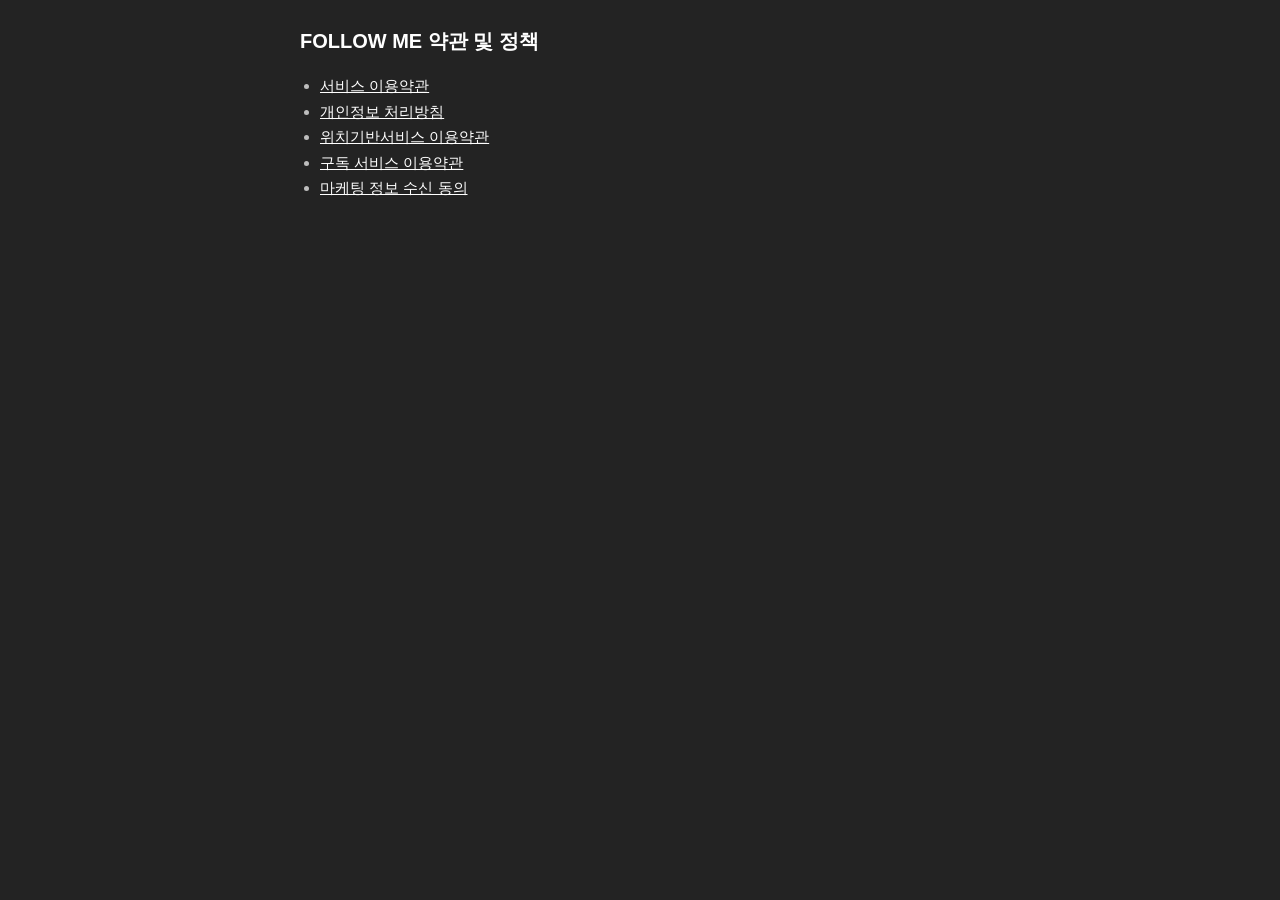
<file: index.html>
<!doctype html>
<html lang="ko">
<head>
  <meta charset="utf-8">
  <meta name="viewport" content="width=device-width, initial-scale=1">
  <title>FOLLOW ME 약관 및 정책</title>
  <link rel="stylesheet" href="assets/style.css">
</head>
<body>
<main>
  <h1>FOLLOW ME 약관 및 정책</h1>
  <ul>
    <li><a href="terms/">서비스 이용약관</a></li>
    <li><a href="privacy/">개인정보 처리방침</a></li>
    <li><a href="location/">위치기반서비스 이용약관</a></li>
    <li><a href="subscription/">구독 서비스 이용약관</a></li>
    <li><a href="marketing/">마케팅 정보 수신 동의</a></li>
  </ul>
</main>
</body>
</html>
</file>
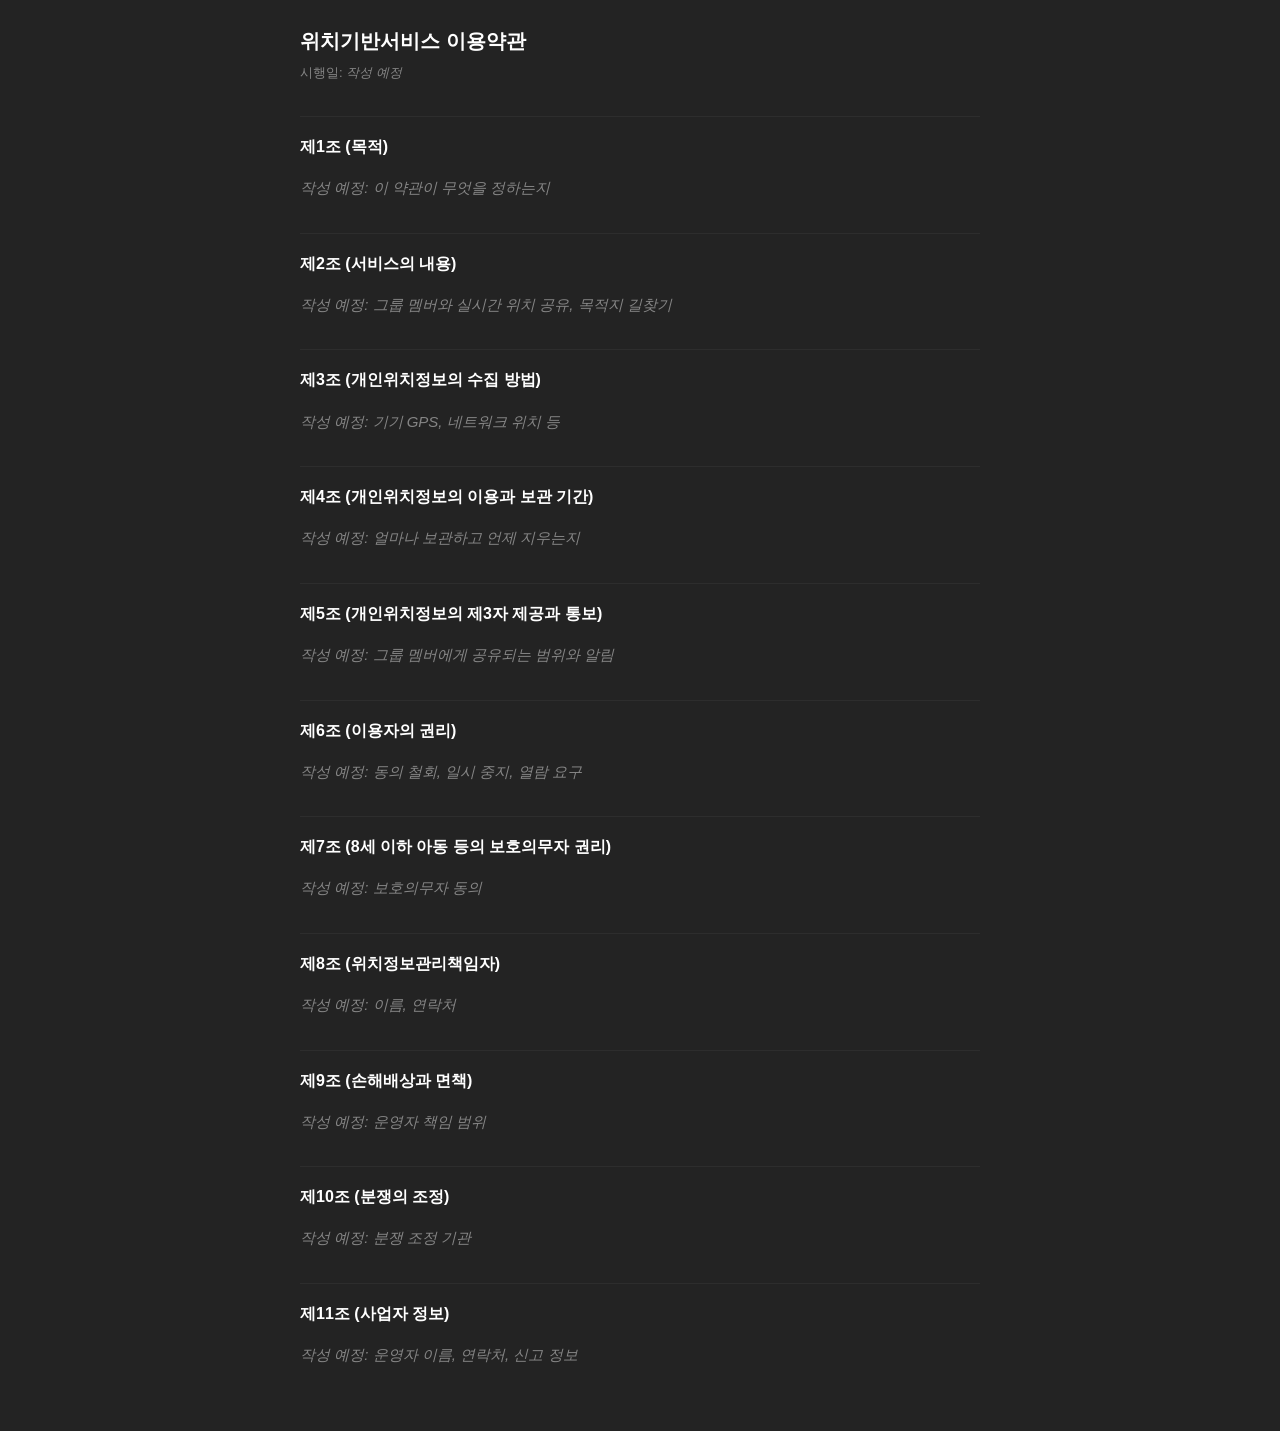
<file: location/index.html>
<!doctype html>
<html lang="ko">
<head>
  <meta charset="utf-8">
  <meta name="viewport" content="width=device-width, initial-scale=1">
  <title>위치기반서비스 이용약관 - FOLLOW ME</title>
  <link rel="stylesheet" href="../assets/style.css">
</head>
<body>
<main>
  <h1>위치기반서비스 이용약관</h1>
  <p class="meta">시행일: <span class="todo">작성 예정</span></p>
  <h2>제1조 (목적)</h2>
  <p class="todo">작성 예정: 이 약관이 무엇을 정하는지</p>
  <h2>제2조 (서비스의 내용)</h2>
  <p class="todo">작성 예정: 그룹 멤버와 실시간 위치 공유, 목적지 길찾기</p>
  <h2>제3조 (개인위치정보의 수집 방법)</h2>
  <p class="todo">작성 예정: 기기 GPS, 네트워크 위치 등</p>
  <h2>제4조 (개인위치정보의 이용과 보관 기간)</h2>
  <p class="todo">작성 예정: 얼마나 보관하고 언제 지우는지</p>
  <h2>제5조 (개인위치정보의 제3자 제공과 통보)</h2>
  <p class="todo">작성 예정: 그룹 멤버에게 공유되는 범위와 알림</p>
  <h2>제6조 (이용자의 권리)</h2>
  <p class="todo">작성 예정: 동의 철회, 일시 중지, 열람 요구</p>
  <h2>제7조 (8세 이하 아동 등의 보호의무자 권리)</h2>
  <p class="todo">작성 예정: 보호의무자 동의</p>
  <h2>제8조 (위치정보관리책임자)</h2>
  <p class="todo">작성 예정: 이름, 연락처</p>
  <h2>제9조 (손해배상과 면책)</h2>
  <p class="todo">작성 예정: 운영자 책임 범위</p>
  <h2>제10조 (분쟁의 조정)</h2>
  <p class="todo">작성 예정: 분쟁 조정 기관</p>
  <h2>제11조 (사업자 정보)</h2>
  <p class="todo">작성 예정: 운영자 이름, 연락처, 신고 정보</p>
</main>
</body>
</html>
</file>
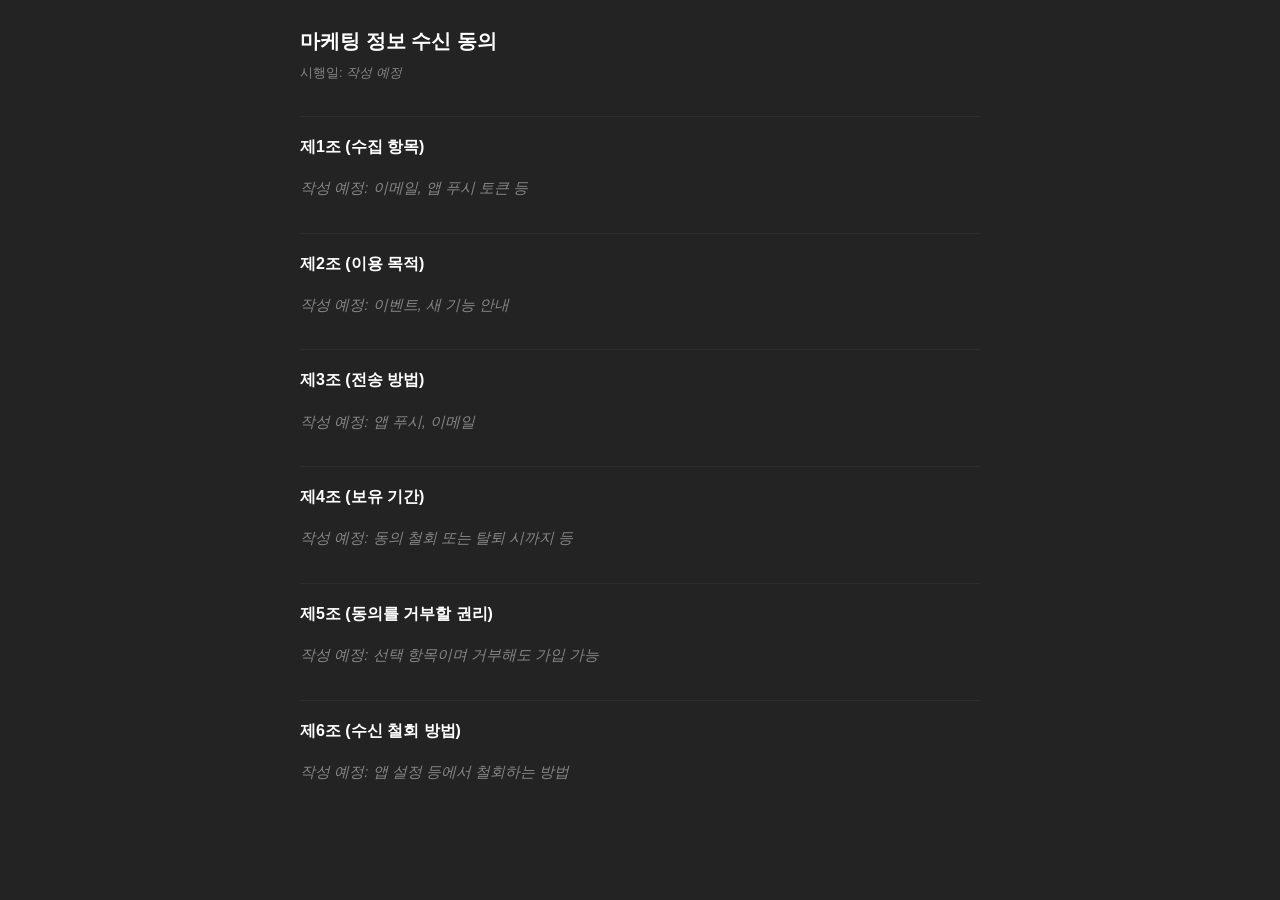
<file: marketing/index.html>
<!doctype html>
<html lang="ko">
<head>
  <meta charset="utf-8">
  <meta name="viewport" content="width=device-width, initial-scale=1">
  <title>마케팅 정보 수신 동의 - FOLLOW ME</title>
  <link rel="stylesheet" href="../assets/style.css">
</head>
<body>
<main>
  <h1>마케팅 정보 수신 동의</h1>
  <p class="meta">시행일: <span class="todo">작성 예정</span></p>
  <h2>제1조 (수집 항목)</h2>
  <p class="todo">작성 예정: 이메일, 앱 푸시 토큰 등</p>
  <h2>제2조 (이용 목적)</h2>
  <p class="todo">작성 예정: 이벤트, 새 기능 안내</p>
  <h2>제3조 (전송 방법)</h2>
  <p class="todo">작성 예정: 앱 푸시, 이메일</p>
  <h2>제4조 (보유 기간)</h2>
  <p class="todo">작성 예정: 동의 철회 또는 탈퇴 시까지 등</p>
  <h2>제5조 (동의를 거부할 권리)</h2>
  <p class="todo">작성 예정: 선택 항목이며 거부해도 가입 가능</p>
  <h2>제6조 (수신 철회 방법)</h2>
  <p class="todo">작성 예정: 앱 설정 등에서 철회하는 방법</p>
</main>
</body>
</html>
</file>
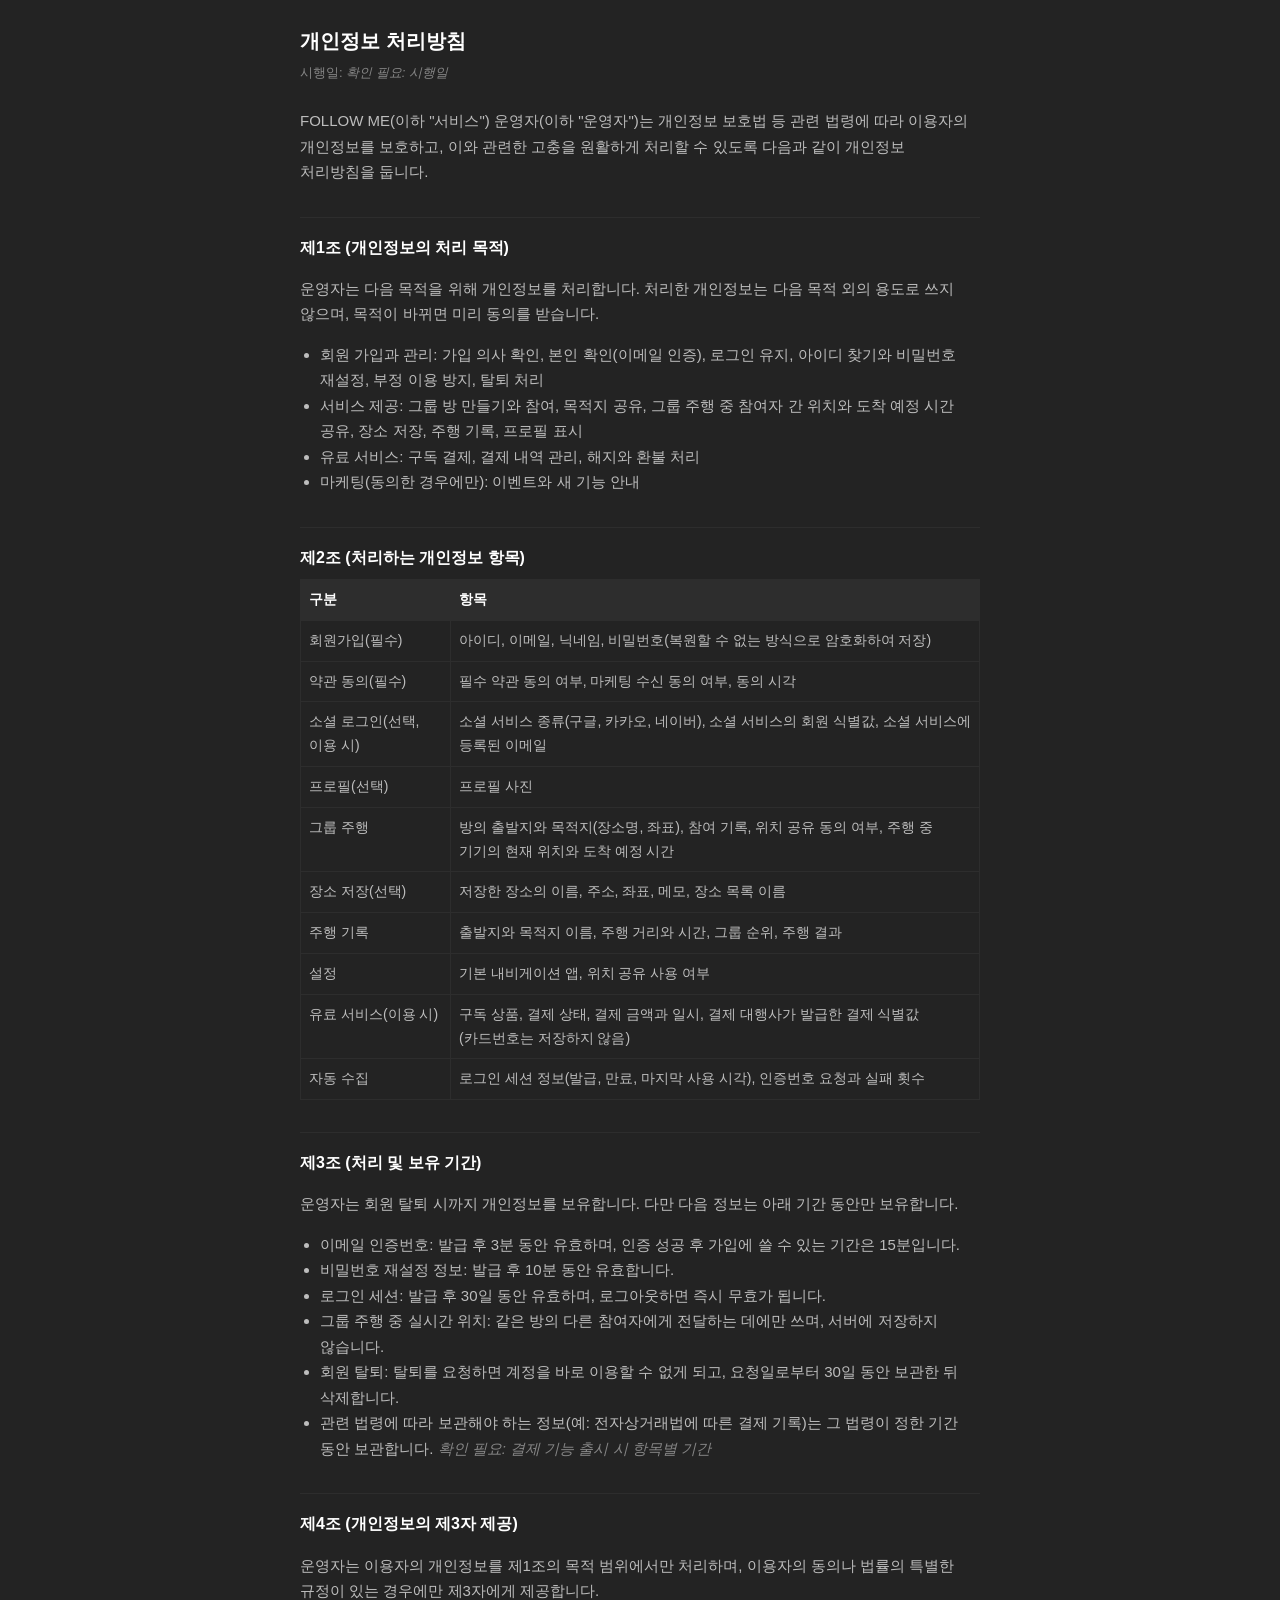
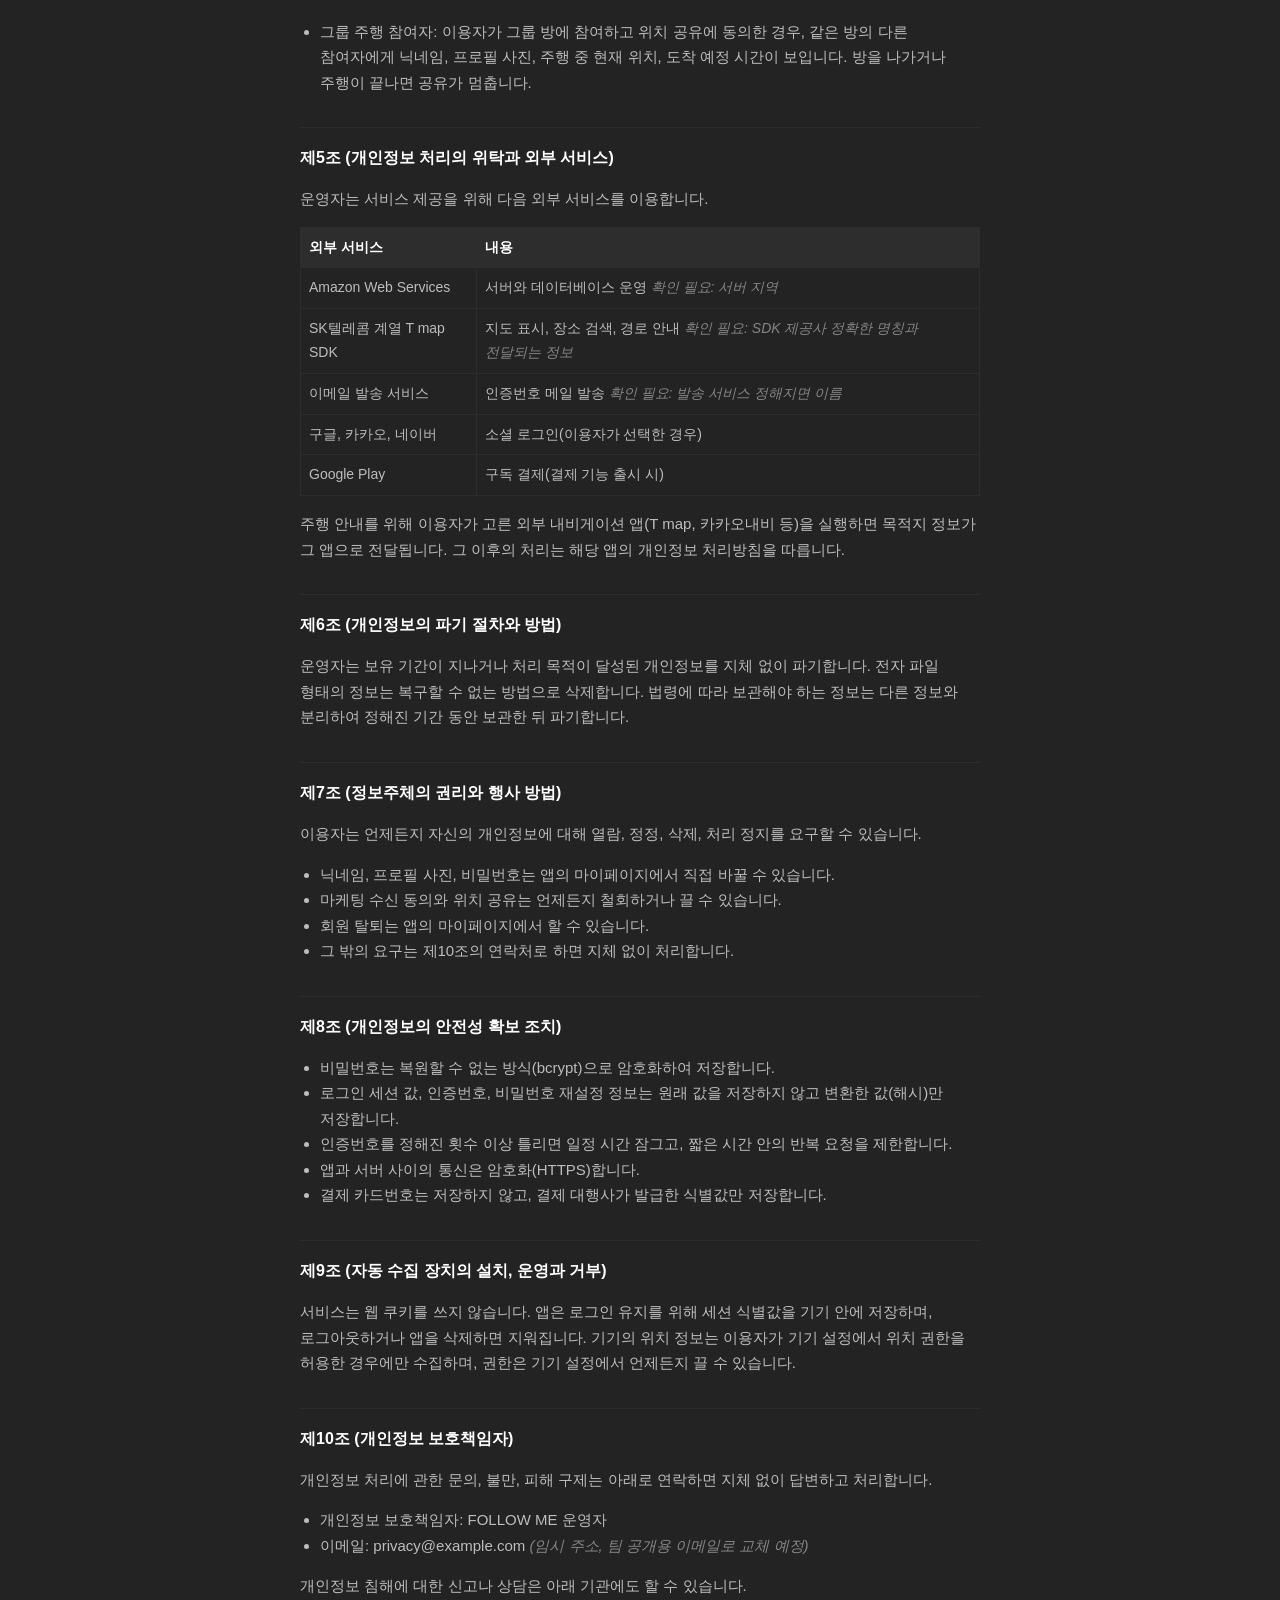
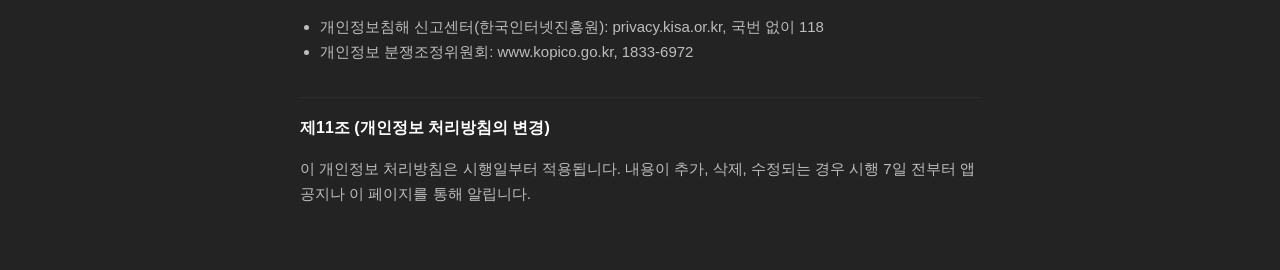
<file: privacy/index.html>
<!doctype html>
<html lang="ko">
<head>
  <meta charset="utf-8">
  <meta name="viewport" content="width=device-width, initial-scale=1">
  <title>개인정보 처리방침 - FOLLOW ME</title>
  <link rel="stylesheet" href="../assets/style.css">
</head>
<body>
<main>
  <h1>개인정보 처리방침</h1>
  <p class="meta">시행일: <span class="todo">확인 필요: 시행일</span></p>

  <p>FOLLOW ME(이하 "서비스") 운영자(이하 "운영자")는 개인정보 보호법 등 관련 법령에 따라 이용자의 개인정보를 보호하고, 이와 관련한 고충을 원활하게 처리할 수 있도록 다음과 같이 개인정보 처리방침을 둡니다.</p>

  <h2>제1조 (개인정보의 처리 목적)</h2>
  <p>운영자는 다음 목적을 위해 개인정보를 처리합니다. 처리한 개인정보는 다음 목적 외의 용도로 쓰지 않으며, 목적이 바뀌면 미리 동의를 받습니다.</p>
  <ul>
    <li>회원 가입과 관리: 가입 의사 확인, 본인 확인(이메일 인증), 로그인 유지, 아이디 찾기와 비밀번호 재설정, 부정 이용 방지, 탈퇴 처리</li>
    <li>서비스 제공: 그룹 방 만들기와 참여, 목적지 공유, 그룹 주행 중 참여자 간 위치와 도착 예정 시간 공유, 장소 저장, 주행 기록, 프로필 표시</li>
    <li>유료 서비스: 구독 결제, 결제 내역 관리, 해지와 환불 처리</li>
    <li>마케팅(동의한 경우에만): 이벤트와 새 기능 안내</li>
  </ul>

  <h2>제2조 (처리하는 개인정보 항목)</h2>
  <table>
    <tr><th>구분</th><th>항목</th></tr>
    <tr><td>회원가입(필수)</td><td>아이디, 이메일, 닉네임, 비밀번호(복원할 수 없는 방식으로 암호화하여 저장)</td></tr>
    <tr><td>약관 동의(필수)</td><td>필수 약관 동의 여부, 마케팅 수신 동의 여부, 동의 시각</td></tr>
    <tr><td>소셜 로그인(선택, 이용 시)</td><td>소셜 서비스 종류(구글, 카카오, 네이버), 소셜 서비스의 회원 식별값, 소셜 서비스에 등록된 이메일</td></tr>
    <tr><td>프로필(선택)</td><td>프로필 사진</td></tr>
    <tr><td>그룹 주행</td><td>방의 출발지와 목적지(장소명, 좌표), 참여 기록, 위치 공유 동의 여부, 주행 중 기기의 현재 위치와 도착 예정 시간</td></tr>
    <tr><td>장소 저장(선택)</td><td>저장한 장소의 이름, 주소, 좌표, 메모, 장소 목록 이름</td></tr>
    <tr><td>주행 기록</td><td>출발지와 목적지 이름, 주행 거리와 시간, 그룹 순위, 주행 결과</td></tr>
    <tr><td>설정</td><td>기본 내비게이션 앱, 위치 공유 사용 여부</td></tr>
    <tr><td>유료 서비스(이용 시)</td><td>구독 상품, 결제 상태, 결제 금액과 일시, 결제 대행사가 발급한 결제 식별값(카드번호는 저장하지 않음)</td></tr>
    <tr><td>자동 수집</td><td>로그인 세션 정보(발급, 만료, 마지막 사용 시각), 인증번호 요청과 실패 횟수</td></tr>
  </table>

  <h2>제3조 (처리 및 보유 기간)</h2>
  <p>운영자는 회원 탈퇴 시까지 개인정보를 보유합니다. 다만 다음 정보는 아래 기간 동안만 보유합니다.</p>
  <ul>
    <li>이메일 인증번호: 발급 후 3분 동안 유효하며, 인증 성공 후 가입에 쓸 수 있는 기간은 15분입니다.</li>
    <li>비밀번호 재설정 정보: 발급 후 10분 동안 유효합니다.</li>
    <li>로그인 세션: 발급 후 30일 동안 유효하며, 로그아웃하면 즉시 무효가 됩니다.</li>
    <li>그룹 주행 중 실시간 위치: 같은 방의 다른 참여자에게 전달하는 데에만 쓰며, 서버에 저장하지 않습니다.</li>
    <li>회원 탈퇴: 탈퇴를 요청하면 계정을 바로 이용할 수 없게 되고, 요청일로부터 30일 동안 보관한 뒤 삭제합니다.</li>
    <li>관련 법령에 따라 보관해야 하는 정보(예: 전자상거래법에 따른 결제 기록)는 그 법령이 정한 기간 동안 보관합니다. <span class="todo">확인 필요: 결제 기능 출시 시 항목별 기간</span></li>
  </ul>

  <h2>제4조 (개인정보의 제3자 제공)</h2>
  <p>운영자는 이용자의 개인정보를 제1조의 목적 범위에서만 처리하며, 이용자의 동의나 법률의 특별한 규정이 있는 경우에만 제3자에게 제공합니다.</p>
  <ul>
    <li>그룹 주행 참여자: 이용자가 그룹 방에 참여하고 위치 공유에 동의한 경우, 같은 방의 다른 참여자에게 닉네임, 프로필 사진, 주행 중 현재 위치, 도착 예정 시간이 보입니다. 방을 나가거나 주행이 끝나면 공유가 멈춥니다.</li>
  </ul>

  <h2>제5조 (개인정보 처리의 위탁과 외부 서비스)</h2>
  <p>운영자는 서비스 제공을 위해 다음 외부 서비스를 이용합니다.</p>
  <table>
    <tr><th>외부 서비스</th><th>내용</th></tr>
    <tr><td>Amazon Web Services</td><td>서버와 데이터베이스 운영 <span class="todo">확인 필요: 서버 지역</span></td></tr>
    <tr><td>SK텔레콤 계열 T map SDK</td><td>지도 표시, 장소 검색, 경로 안내 <span class="todo">확인 필요: SDK 제공사 정확한 명칭과 전달되는 정보</span></td></tr>
    <tr><td>이메일 발송 서비스</td><td>인증번호 메일 발송 <span class="todo">확인 필요: 발송 서비스 정해지면 이름</span></td></tr>
    <tr><td>구글, 카카오, 네이버</td><td>소셜 로그인(이용자가 선택한 경우)</td></tr>
    <tr><td>Google Play</td><td>구독 결제(결제 기능 출시 시)</td></tr>
  </table>
  <p>주행 안내를 위해 이용자가 고른 외부 내비게이션 앱(T map, 카카오내비 등)을 실행하면 목적지 정보가 그 앱으로 전달됩니다. 그 이후의 처리는 해당 앱의 개인정보 처리방침을 따릅니다.</p>

  <h2>제6조 (개인정보의 파기 절차와 방법)</h2>
  <p>운영자는 보유 기간이 지나거나 처리 목적이 달성된 개인정보를 지체 없이 파기합니다. 전자 파일 형태의 정보는 복구할 수 없는 방법으로 삭제합니다. 법령에 따라 보관해야 하는 정보는 다른 정보와 분리하여 정해진 기간 동안 보관한 뒤 파기합니다.</p>

  <h2>제7조 (정보주체의 권리와 행사 방법)</h2>
  <p>이용자는 언제든지 자신의 개인정보에 대해 열람, 정정, 삭제, 처리 정지를 요구할 수 있습니다.</p>
  <ul>
    <li>닉네임, 프로필 사진, 비밀번호는 앱의 마이페이지에서 직접 바꿀 수 있습니다.</li>
    <li>마케팅 수신 동의와 위치 공유는 언제든지 철회하거나 끌 수 있습니다.</li>
    <li>회원 탈퇴는 앱의 마이페이지에서 할 수 있습니다.</li>
    <li>그 밖의 요구는 제10조의 연락처로 하면 지체 없이 처리합니다.</li>
  </ul>

  <h2>제8조 (개인정보의 안전성 확보 조치)</h2>
  <ul>
    <li>비밀번호는 복원할 수 없는 방식(bcrypt)으로 암호화하여 저장합니다.</li>
    <li>로그인 세션 값, 인증번호, 비밀번호 재설정 정보는 원래 값을 저장하지 않고 변환한 값(해시)만 저장합니다.</li>
    <li>인증번호를 정해진 횟수 이상 틀리면 일정 시간 잠그고, 짧은 시간 안의 반복 요청을 제한합니다.</li>
    <li>앱과 서버 사이의 통신은 암호화(HTTPS)합니다.</li>
    <li>결제 카드번호는 저장하지 않고, 결제 대행사가 발급한 식별값만 저장합니다.</li>
  </ul>

  <h2>제9조 (자동 수집 장치의 설치, 운영과 거부)</h2>
  <p>서비스는 웹 쿠키를 쓰지 않습니다. 앱은 로그인 유지를 위해 세션 식별값을 기기 안에 저장하며, 로그아웃하거나 앱을 삭제하면 지워집니다. 기기의 위치 정보는 이용자가 기기 설정에서 위치 권한을 허용한 경우에만 수집하며, 권한은 기기 설정에서 언제든지 끌 수 있습니다.</p>

  <h2>제10조 (개인정보 보호책임자)</h2>
  <p>개인정보 처리에 관한 문의, 불만, 피해 구제는 아래로 연락하면 지체 없이 답변하고 처리합니다.</p>
  <ul>
    <li>개인정보 보호책임자: FOLLOW ME 운영자</li>
    <li>이메일: privacy@example.com <span class="todo">(임시 주소, 팀 공개용 이메일로 교체 예정)</span></li>
  </ul>
  <p>개인정보 침해에 대한 신고나 상담은 아래 기관에도 할 수 있습니다.</p>
  <ul>
    <li>개인정보침해 신고센터(한국인터넷진흥원): privacy.kisa.or.kr, 국번 없이 118</li>
    <li>개인정보 분쟁조정위원회: www.kopico.go.kr, 1833-6972</li>
  </ul>

  <h2>제11조 (개인정보 처리방침의 변경)</h2>
  <p>이 개인정보 처리방침은 시행일부터 적용됩니다. 내용이 추가, 삭제, 수정되는 경우 시행 7일 전부터 앱 공지나 이 페이지를 통해 알립니다.</p>
</main>
</body>
</html>
</file>
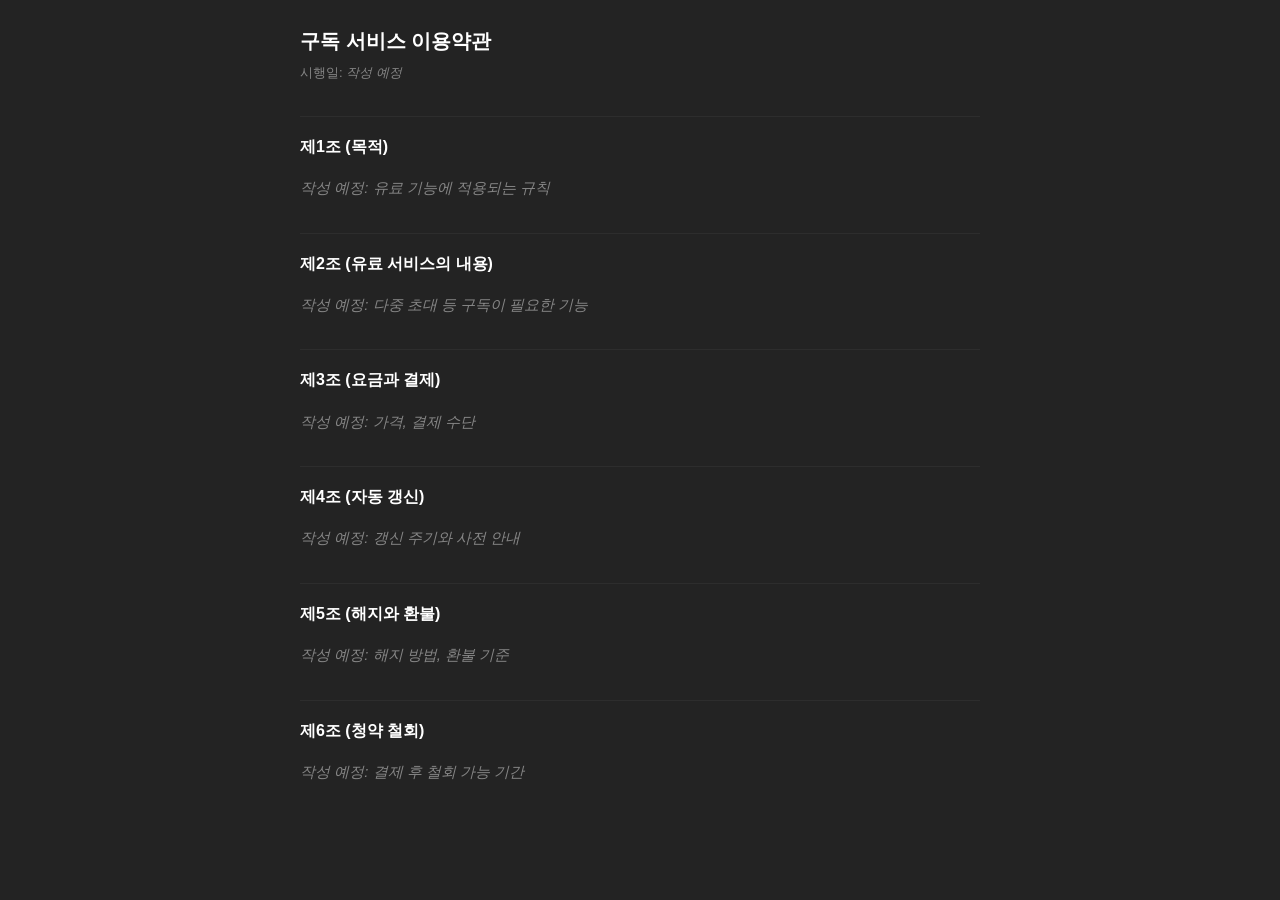
<file: subscription/index.html>
<!doctype html>
<html lang="ko">
<head>
  <meta charset="utf-8">
  <meta name="viewport" content="width=device-width, initial-scale=1">
  <title>구독 서비스 이용약관 - FOLLOW ME</title>
  <link rel="stylesheet" href="../assets/style.css">
</head>
<body>
<main>
  <h1>구독 서비스 이용약관</h1>
  <p class="meta">시행일: <span class="todo">작성 예정</span></p>
  <h2>제1조 (목적)</h2>
  <p class="todo">작성 예정: 유료 기능에 적용되는 규칙</p>
  <h2>제2조 (유료 서비스의 내용)</h2>
  <p class="todo">작성 예정: 다중 초대 등 구독이 필요한 기능</p>
  <h2>제3조 (요금과 결제)</h2>
  <p class="todo">작성 예정: 가격, 결제 수단</p>
  <h2>제4조 (자동 갱신)</h2>
  <p class="todo">작성 예정: 갱신 주기와 사전 안내</p>
  <h2>제5조 (해지와 환불)</h2>
  <p class="todo">작성 예정: 해지 방법, 환불 기준</p>
  <h2>제6조 (청약 철회)</h2>
  <p class="todo">작성 예정: 결제 후 철회 가능 기간</p>
</main>
</body>
</html>
</file>
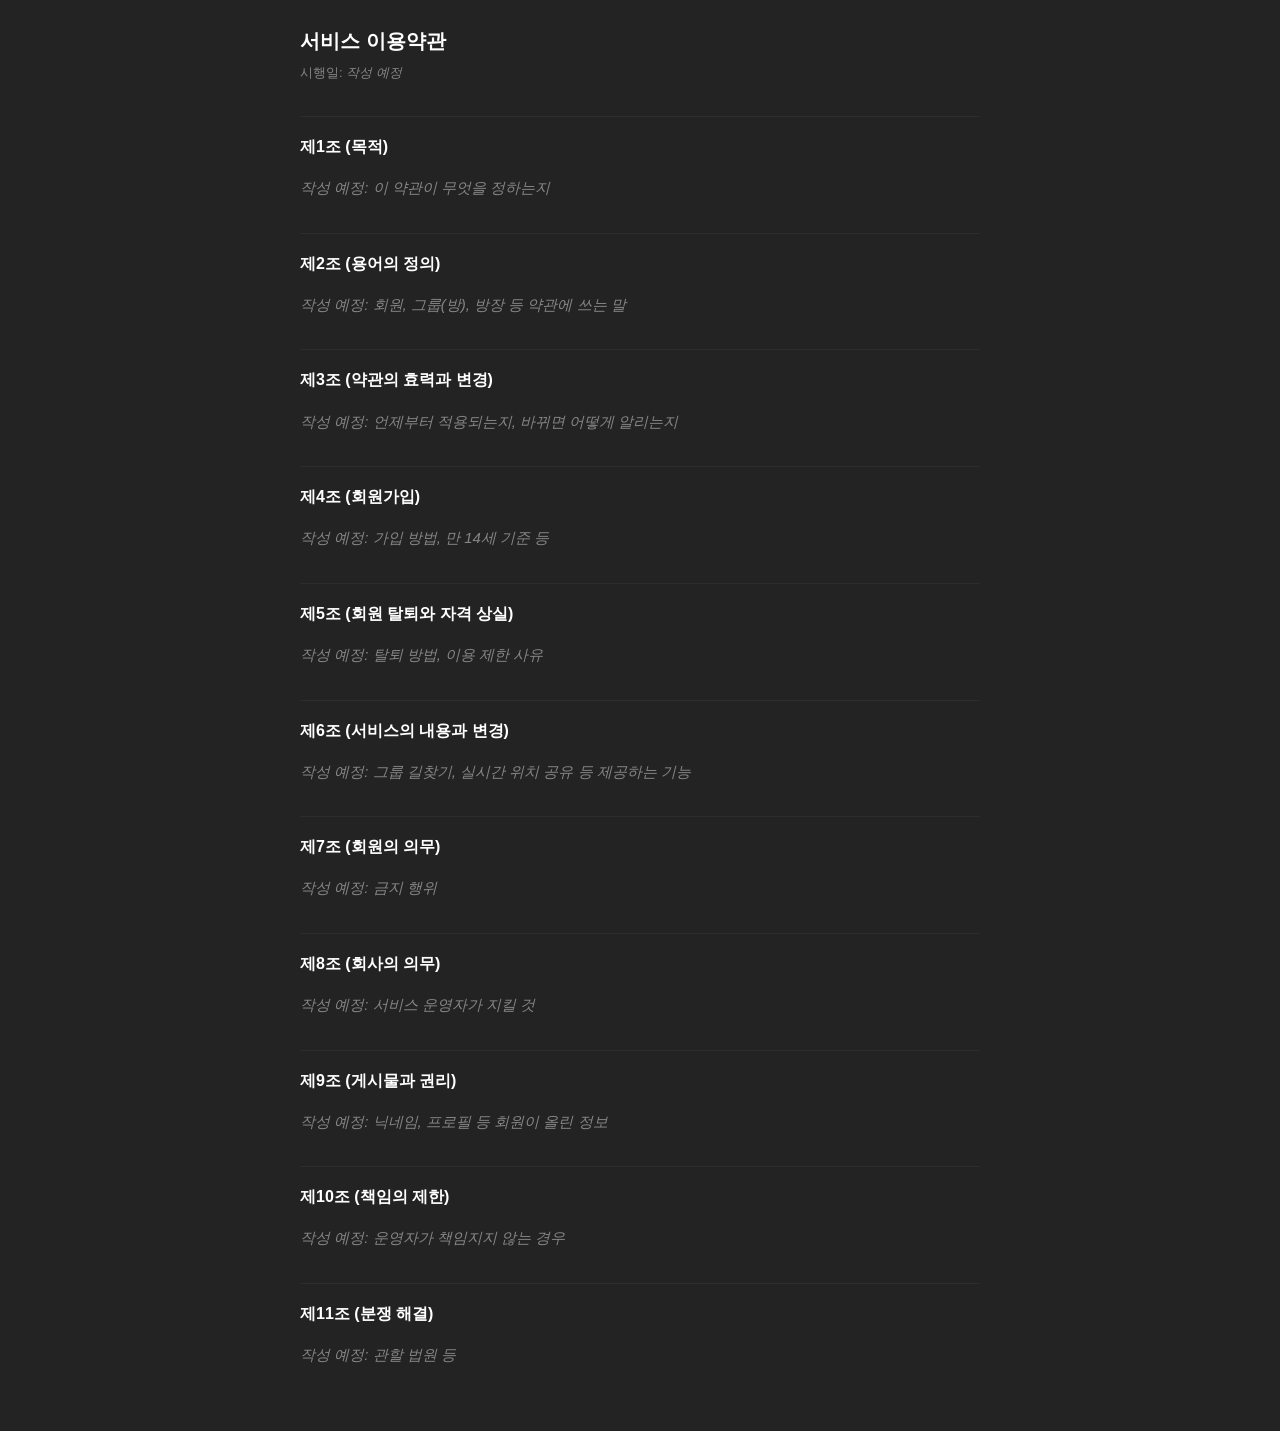
<file: terms/index.html>
<!doctype html>
<html lang="ko">
<head>
  <meta charset="utf-8">
  <meta name="viewport" content="width=device-width, initial-scale=1">
  <title>서비스 이용약관 - FOLLOW ME</title>
  <link rel="stylesheet" href="../assets/style.css">
</head>
<body>
<main>
  <h1>서비스 이용약관</h1>
  <p class="meta">시행일: <span class="todo">작성 예정</span></p>
  <h2>제1조 (목적)</h2>
  <p class="todo">작성 예정: 이 약관이 무엇을 정하는지</p>
  <h2>제2조 (용어의 정의)</h2>
  <p class="todo">작성 예정: 회원, 그룹(방), 방장 등 약관에 쓰는 말</p>
  <h2>제3조 (약관의 효력과 변경)</h2>
  <p class="todo">작성 예정: 언제부터 적용되는지, 바뀌면 어떻게 알리는지</p>
  <h2>제4조 (회원가입)</h2>
  <p class="todo">작성 예정: 가입 방법, 만 14세 기준 등</p>
  <h2>제5조 (회원 탈퇴와 자격 상실)</h2>
  <p class="todo">작성 예정: 탈퇴 방법, 이용 제한 사유</p>
  <h2>제6조 (서비스의 내용과 변경)</h2>
  <p class="todo">작성 예정: 그룹 길찾기, 실시간 위치 공유 등 제공하는 기능</p>
  <h2>제7조 (회원의 의무)</h2>
  <p class="todo">작성 예정: 금지 행위</p>
  <h2>제8조 (회사의 의무)</h2>
  <p class="todo">작성 예정: 서비스 운영자가 지킬 것</p>
  <h2>제9조 (게시물과 권리)</h2>
  <p class="todo">작성 예정: 닉네임, 프로필 등 회원이 올린 정보</p>
  <h2>제10조 (책임의 제한)</h2>
  <p class="todo">작성 예정: 운영자가 책임지지 않는 경우</p>
  <h2>제11조 (분쟁 해결)</h2>
  <p class="todo">작성 예정: 관할 법원 등</p>
</main>
</body>
</html>
</file>
<file: assets/style.css>
/* 앱 색 토큰과 같은 값 (followme_android core/designsystem/theme/Color.kt) */
:root {
  --background: #232323;
  --surface: #2d2d2d;
  --text-primary: #ffffff;
  --text-secondary: #bdbdbd;
  --text-hint: #858585;
  --divider: #9e9e9e;
}

* {
  box-sizing: border-box;
}

body {
  margin: 0;
  background: var(--background);
  color: var(--text-primary);
  font-family: -apple-system, "Apple SD Gothic Neo", "Noto Sans KR", Roboto, sans-serif;
  font-size: 15px;
  line-height: 1.7;
  word-break: keep-all;
}

main {
  max-width: 720px;
  margin: 0 auto;
  padding: 24px 20px 48px;
}

h1 {
  font-size: 20px;
  margin: 0 0 4px;
}

.meta {
  color: var(--text-hint);
  font-size: 13px;
  margin: 0 0 24px;
}

h2 {
  font-size: 16px;
  margin: 32px 0 8px;
  padding-top: 16px;
  border-top: 1px solid var(--surface);
}

p,
li {
  color: var(--text-secondary);
}

ul,
ol {
  padding-left: 20px;
}

a {
  color: var(--text-primary);
}

table {
  width: 100%;
  border-collapse: collapse;
  font-size: 14px;
}

th,
td {
  border: 1px solid var(--surface);
  padding: 8px;
  text-align: left;
  vertical-align: top;
  color: var(--text-secondary);
}

th {
  color: var(--text-primary);
  background: var(--surface);
}

/* 아직 쓰지 않은 칸. 내용을 채우면 class를 지운다 */
.todo {
  color: var(--text-hint);
  font-style: italic;
}
</file>
